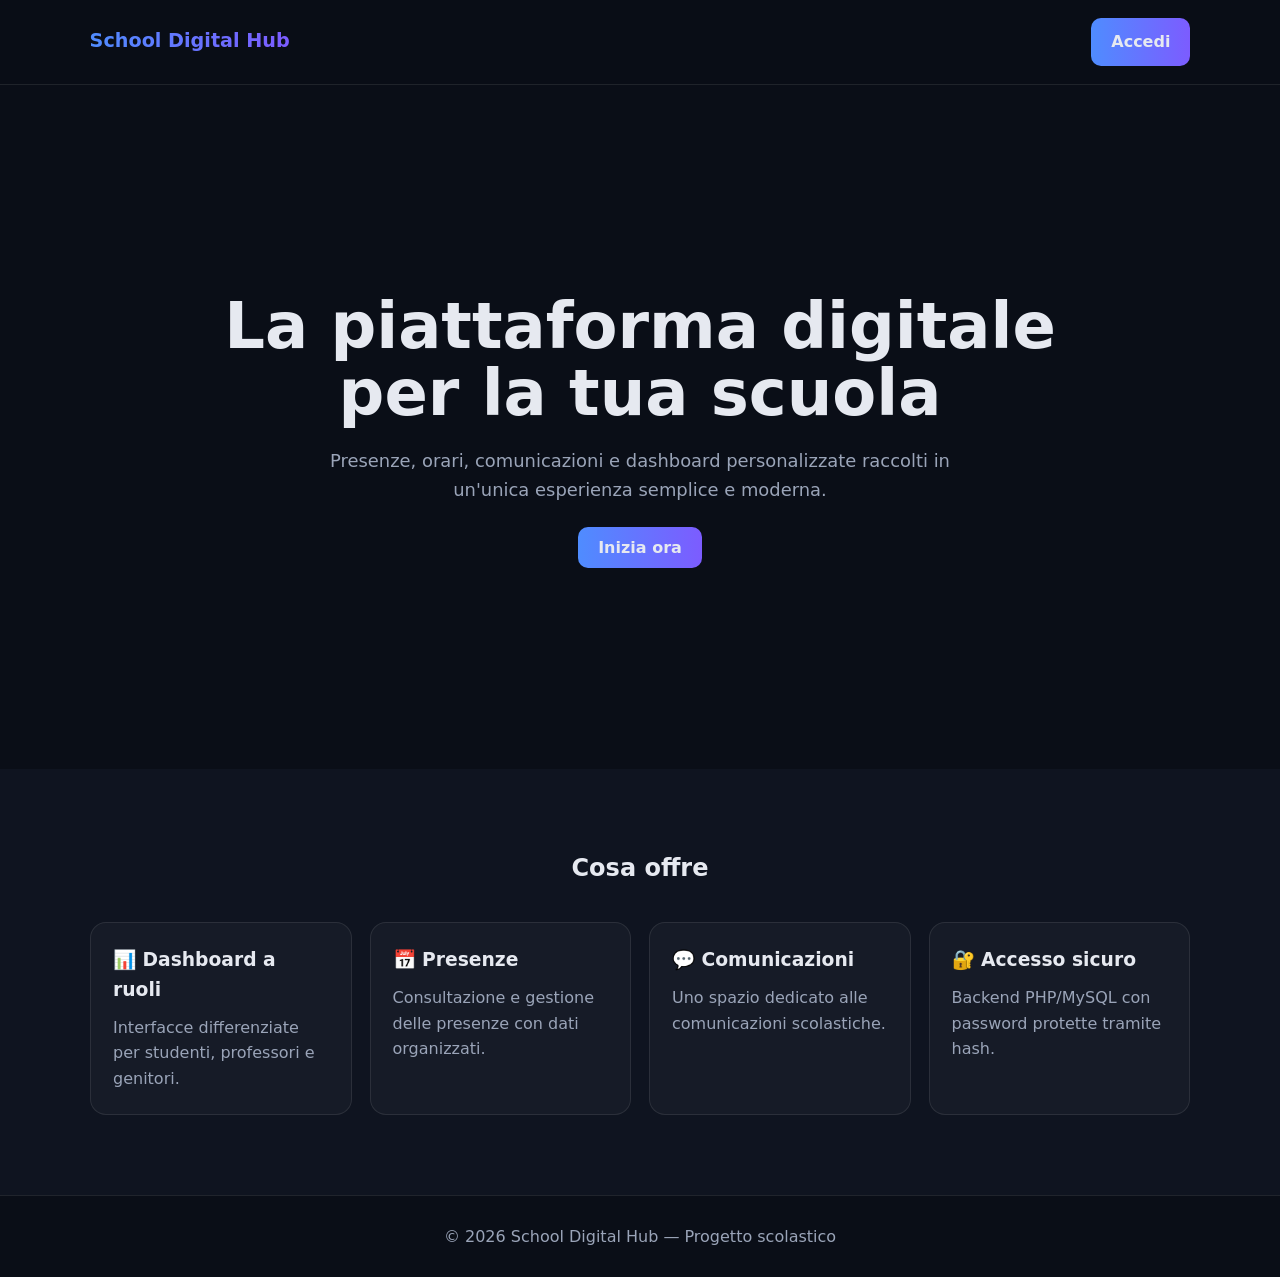
<file: index.html>
<!doctype html><html lang="it"><head><meta charset="utf-8"><meta name="viewport" content="width=device-width,initial-scale=1"><title>School Digital Hub</title><style>:root{--bg:#0a0e17;--bg2:#0f1420;--text:#e6e9f0;--muted:#9aa4b8;--accent:#4f8cff;--accent2:#7c5cff;--border:rgba(255,255,255,.09)}*{box-sizing:border-box}body{margin:0;font-family:system-ui,sans-serif;background:var(--bg);color:var(--text);line-height:1.6}a{text-decoration:none;color:inherit}header{position:sticky;top:0;background:#0a0e17e8;backdrop-filter:blur(10px);border-bottom:1px solid var(--border);padding:18px 7%;display:flex;justify-content:space-between;align-items:center}.logo{font-weight:800;font-size:1.2rem;background:linear-gradient(90deg,var(--accent),var(--accent2));-webkit-background-clip:text;color:transparent}.btn{background:linear-gradient(90deg,var(--accent),var(--accent2));padding:11px 20px;border-radius:10px;font-weight:700}.hero{min-height:76vh;display:grid;place-items:center;text-align:center;padding:80px 7%}.hero h1{font-size:clamp(2.2rem,6vw,4rem);line-height:1.05;margin:0 0 20px}.hero p{max-width:640px;color:var(--muted);font-size:1.12rem;margin:0 auto 30px}.features{background:var(--bg2);padding:80px 7%}.features h2{text-align:center;margin:0 0 35px}.grid{display:grid;grid-template-columns:repeat(auto-fit,minmax(230px,1fr));gap:18px;max-width:1100px;margin:auto}.card{border:1px solid var(--border);border-radius:16px;padding:22px;background:rgba(255,255,255,.03)}.card h3{margin:0 0 10px}.card p{color:var(--muted);margin:0}footer{text-align:center;padding:28px;color:var(--muted);border-top:1px solid var(--border)}</style></head><body><header><div class="logo">School Digital Hub</div><a class="btn" href="login.html">Accedi</a></header><main><section class="hero"><div><h1>La piattaforma digitale<br>per la tua scuola</h1><p>Presenze, orari, comunicazioni e dashboard personalizzate raccolti in un'unica esperienza semplice e moderna.</p><a class="btn" href="login.html">Inizia ora</a></div></section><section class="features"><h2>Cosa offre</h2><div class="grid"><article class="card"><h3>📊 Dashboard a ruoli</h3><p>Interfacce differenziate per studenti, professori e genitori.</p></article><article class="card"><h3>📅 Presenze</h3><p>Consultazione e gestione delle presenze con dati organizzati.</p></article><article class="card"><h3>💬 Comunicazioni</h3><p>Uno spazio dedicato alle comunicazioni scolastiche.</p></article><article class="card"><h3>🔐 Accesso sicuro</h3><p>Backend PHP/MySQL con password protette tramite hash.</p></article></div></section></main><footer>© 2026 School Digital Hub — Progetto scolastico</footer></body></html>
</file>
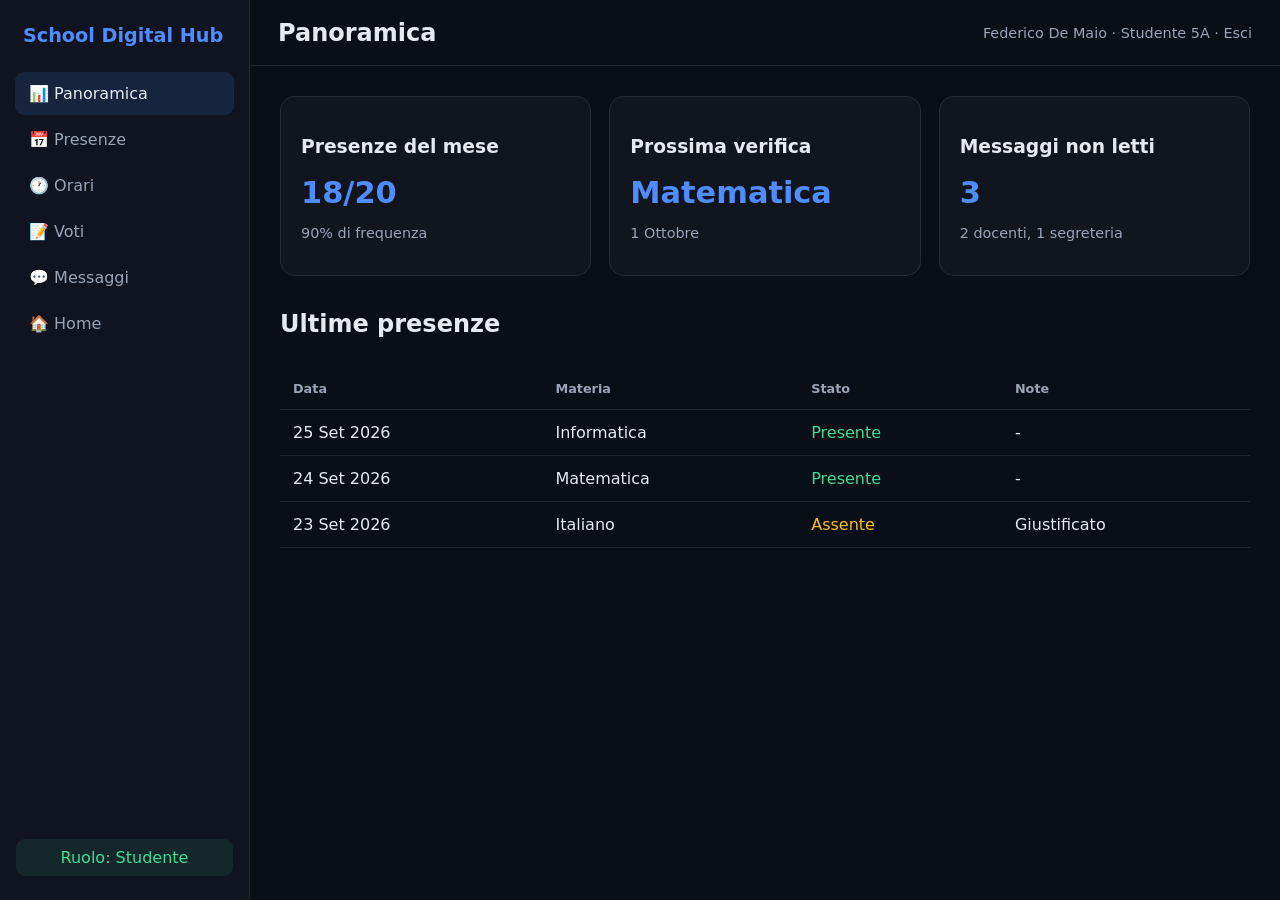
<file: dashboard.html>
<!doctype html><html lang="it"><head><meta charset="utf-8"><meta name="viewport" content="width=device-width,initial-scale=1"><title>Dashboard | School Digital Hub</title><style>:root{--bg:#0a0e17;--side:#0f1420;--text:#e6e9f0;--muted:#9aa4b8;--accent:#4f8cff;--ok:#3ddc97;--warn:#ffc107;--border:rgba(255,255,255,.09)}*{box-sizing:border-box}body{margin:0;display:flex;background:var(--bg);color:var(--text);font-family:system-ui,sans-serif;min-height:100vh}a{text-decoration:none;color:inherit}.side{width:250px;padding:24px 15px;background:var(--side);border-right:1px solid var(--border);position:fixed;height:100vh}.brand{font-weight:800;font-size:1.2rem;margin:0 8px 25px;color:var(--accent)}.nav{display:block;padding:12px 14px;border-radius:9px;color:var(--muted);margin:3px 0}.nav.active,.nav:hover{background:#4f8cff22;color:var(--text)}.role{position:absolute;bottom:24px;left:16px;right:16px;text-align:center;padding:9px;border-radius:9px;color:var(--ok);background:#3ddc9718}.main{margin-left:250px;flex:1}.top{height:66px;border-bottom:1px solid var(--border);padding:0 28px;display:flex;align-items:center;justify-content:space-between}.user{font-size:.9rem;color:var(--muted)}.content{padding:30px}.grid{display:grid;grid-template-columns:repeat(auto-fit,minmax(210px,1fr));gap:18px}.card{border:1px solid var(--border);border-radius:15px;padding:20px;background:#ffffff08}.num{font-size:1.9rem;font-weight:800;color:var(--accent);margin:9px 0}.muted{color:var(--muted);font-size:.9rem}.table{width:100%;margin-top:30px;border-collapse:collapse}.table th,.table td{border-bottom:1px solid var(--border);padding:13px;text-align:left}.table th{color:var(--muted);font-size:.8rem}.ok{color:var(--ok)}.warn{color:var(--warn)}@media(max-width:750px){.side{display:none}.main{margin:0}}</style></head><body><aside class="side"><div class="brand">School Digital Hub</div><a class="nav active" href="#">📊 Panoramica</a><a class="nav" href="#">📅 Presenze</a><a class="nav" href="#">🕐 Orari</a><a class="nav" href="#">📝 Voti</a><a class="nav" href="#">💬 Messaggi</a><a class="nav" href="index.html">🏠 Home</a><div class="role">Ruolo: Studente</div></aside><main class="main"><header class="top"><h2>Panoramica</h2><div class="user">Federico De Maio · Studente 5A · <a href="login.html">Esci</a></div></header><section class="content"><div class="grid"><article class="card"><h3>Presenze del mese</h3><div class="num">18/20</div><p class="muted">90% di frequenza</p></article><article class="card"><h3>Prossima verifica</h3><div class="num">Matematica</div><p class="muted">1 Ottobre</p></article><article class="card"><h3>Messaggi non letti</h3><div class="num">3</div><p class="muted">2 docenti, 1 segreteria</p></article></div><h2 style="margin-top:34px">Ultime presenze</h2><table class="table"><thead><tr><th>Data</th><th>Materia</th><th>Stato</th><th>Note</th></tr></thead><tbody><tr><td>25 Set 2026</td><td>Informatica</td><td class="ok">Presente</td><td>-</td></tr><tr><td>24 Set 2026</td><td>Matematica</td><td class="ok">Presente</td><td>-</td></tr><tr><td>23 Set 2026</td><td>Italiano</td><td class="warn">Assente</td><td>Giustificato</td></tr></tbody></table></section></main></body></html>
</file>
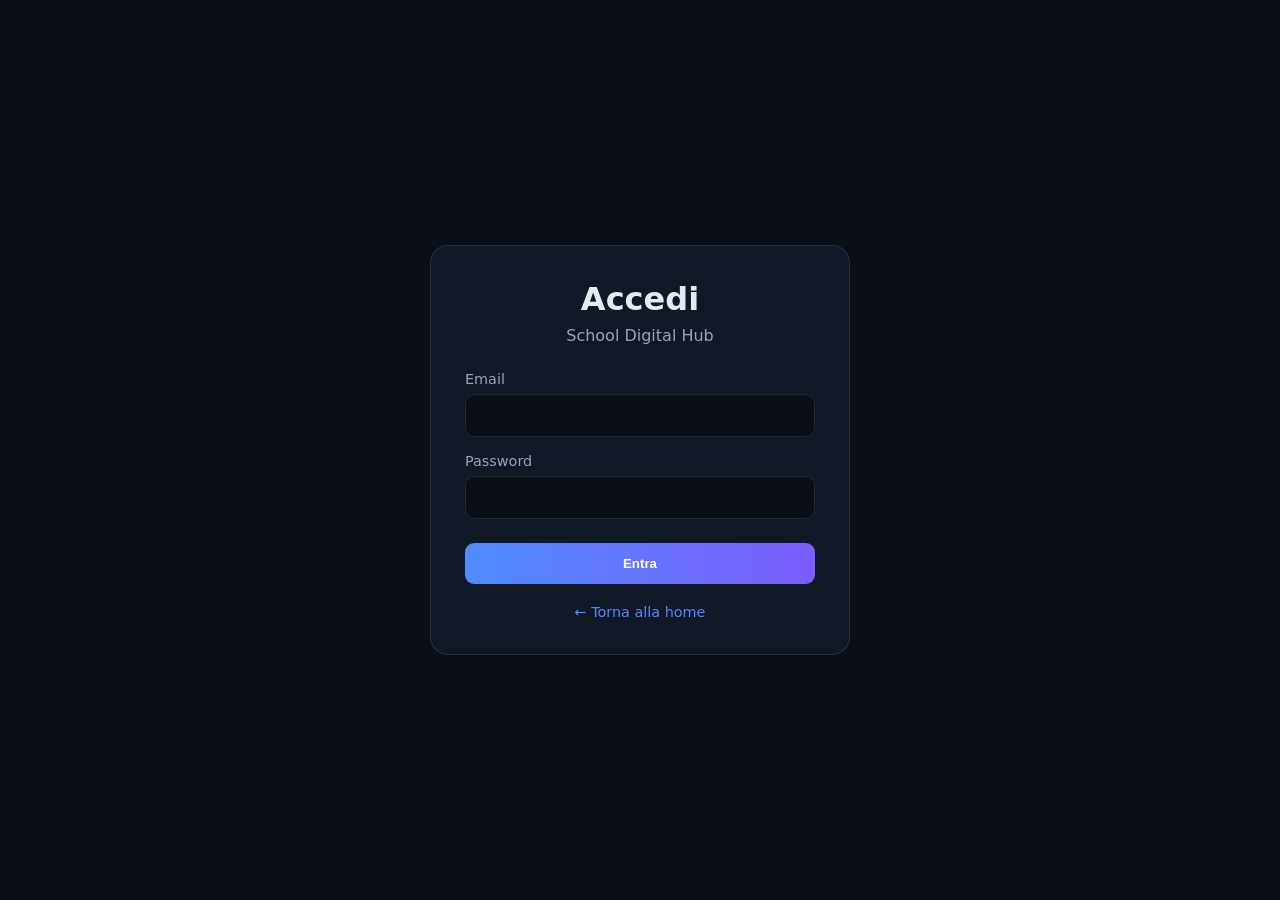
<file: login.html>
<!doctype html><html lang="it"><head><meta charset="utf-8"><meta name="viewport" content="width=device-width,initial-scale=1"><title>Accedi | School Digital Hub</title><style>:root{--bg:#0a0e17;--card:#101725;--text:#e6e9f0;--muted:#9aa4b8;--accent:#4f8cff;--border:rgba(255,255,255,.1)}*{box-sizing:border-box}body{margin:0;font-family:system-ui,sans-serif;background:var(--bg);color:var(--text);min-height:100vh;display:grid;place-items:center;padding:20px}.box{width:min(420px,100%);padding:34px;border:1px solid var(--border);border-radius:18px;background:var(--card)}h1{text-align:center;margin:0 0 8px}.sub{text-align:center;color:var(--muted);margin:0 0 26px}label{display:block;font-size:.9rem;color:var(--muted);margin:16px 0 7px}input{width:100%;padding:13px;border:1px solid var(--border);border-radius:9px;background:#0a0e17;color:var(--text)}button{width:100%;margin-top:24px;border:0;padding:13px;border-radius:9px;font-weight:700;color:white;background:linear-gradient(90deg,#4f8cff,#7c5cff);cursor:pointer}a{color:var(--accent);text-decoration:none}.links{text-align:center;margin-top:20px;font-size:.9rem}</style></head><body><main class="box"><h1>Accedi</h1><p class="sub">School Digital Hub</p><form action="backend/login.php" method="post"><label for="email">Email</label><input id="email" type="email" name="email" required><label for="password">Password</label><input id="password" type="password" name="password" required><button type="submit">Entra</button></form><div class="links"><a href="index.html">← Torna alla home</a></div></main></body></html>
</file>
